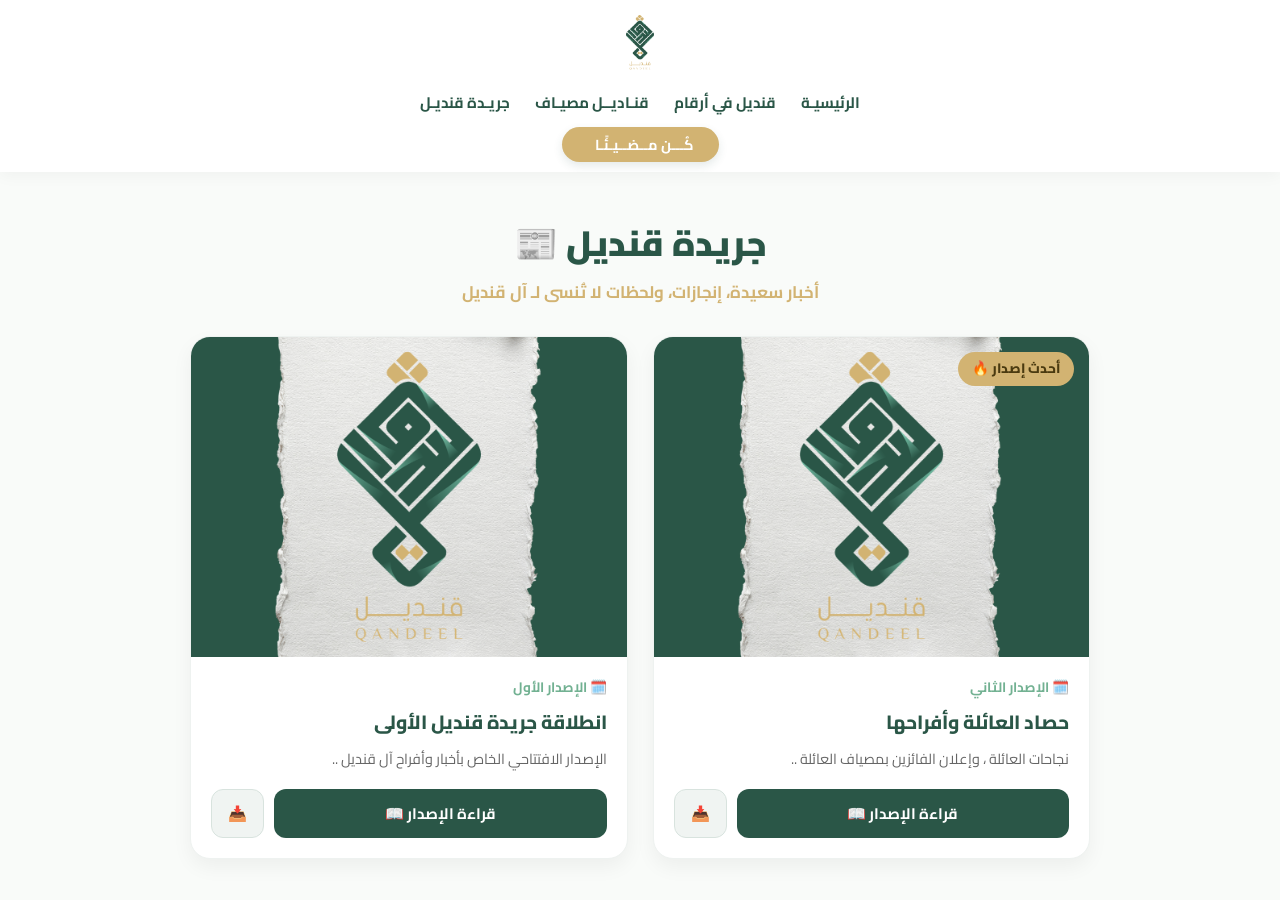
<file: newp.html>
<!DOCTYPE html>
<html lang="ar" dir="rtl">
<head>
    <meta charset="UTF-8">
    <meta name="viewport" content="width=device-width, initial-scale=1.0">
    <link rel="stylesheet" href="styleq.css">


    <title>جريدة قنديل</title>

    <!-- 1. أكواد الـ CSS (الستايل) -->
    <style>


        /* =======================================================
           تنسيقات قسم جريدة قنديل والنافذة الانبثاقية
           ======================================================= */
            @import url('https://fonts.googleapis.com/css2?family=Cairo:wght@400;600;700;800;900&display=swap');


        body {
    /* 2. تطبيق الخط على كامل الصفحة */
    font-family: 'Cairo', sans-serif !important;
    background-color: #f9fbf9;
    margin: 0;
    padding: 20px;
    direction: rtl;
}

        .qandil-newspaper-section {
            padding: 20px 10px;
        }

        .newspaper-header {
            text-align: center;
            margin-bottom: 30px;
        }

        .newspaper-title {
            font-size: 2.2rem;
            font-weight: 900;
            color: #2A5647;
            margin-bottom: 8px;
        }

        .newspaper-subtitle {
    font-size: 1.05rem;
    font-weight: 700;
    color: #D2B372; /* اللون الذهبي */
    margin-top: 5px;
}

        /* شبكة عرض البطاقات */
        .newspaper-grid {
            display: grid;
            grid-template-columns: repeat(auto-fit, minmax(280px, 1fr));
            gap: 25px;
            max-width: 900px;
            margin: 0 auto;
        }

        .newspaper-card {
            background: #ffffff;
            border-radius: 20px;
            overflow: hidden;
            box-shadow: 0 8px 20px rgba(0,0,0,0.05);
            border: 1px solid #eef2f0;
            transition: transform 0.3s ease, box-shadow 0.3s ease;
            position: relative;
            display: flex;
            flex-direction: column;
        }

        .newspaper-card:hover {
            transform: translateY(-8px);
            box-shadow: 0 15px 30px rgba(42, 86, 71, 0.12);
        }

        .issue-badge {
            position: absolute;
            top: 15px;
            right: 15px;
            background: #D2B372;
            color: #4A3A10;
            font-weight: 800;
            font-size: 0.85rem;
            padding: 6px 14px;
            border-radius: 20px;
            z-index: 2;
        }

        .newspaper-cover {
            position: relative;
            height: 320px;
            background: #f4f6f5;
            overflow: hidden;
        }

        .newspaper-cover img {
            width: 100%;
            height: 100%;
            object-fit: cover;
            transition: transform 0.4s ease;
        }

        .newspaper-card:hover .newspaper-cover img {
            transform: scale(1.05);
        }

        .cover-overlay {
            position: absolute;
            top: 0; left: 0; right: 0; bottom: 0;
            background: rgba(42, 86, 71, 0.75);
            display: flex;
            align-items: center;
            justify-content: center;
            opacity: 0;
            transition: opacity 0.3s ease;
        }

        .newspaper-card:hover .cover-overlay {
            opacity: 1;
        }

        .view-btn {
            background: #D2B372;
            color: #2A5647;
            border: none;
            padding: 12px 24px;
            border-radius: 25px;
            font-weight: 800;
            cursor: pointer;
            font-size: 1rem;
            box-shadow: 0 4px 12px rgba(0,0,0,0.15);
        }

        .newspaper-info {
            padding: 20px;
            display: flex;
            flex-direction: column;
            flex-grow: 1;
        }

        .issue-date {
            font-size: 0.85rem;
            color: #72B192;
            font-weight: 700;
            margin-bottom: 8px;
        }

        .issue-title {
            font-size: 1.2rem;
            font-weight: 800;
            color: #2A5647;
            margin-bottom: 10px;
        }

        .issue-snippet {
            font-size: 0.9rem;
            color: #666;
            line-height: 1.5;
            margin-bottom: 20px;
            flex-grow: 1;
        }

        .newspaper-actions {
            display: flex;
            gap: 10px;
        }

        .action-link {
            border: none;
            cursor: pointer;
            text-decoration: none;
            text-align: center;
            border-radius: 12px;
            font-weight: 700;
            padding: 10px 16px;
            font-size: 0.95rem;
            transition: background 0.2s;
        }

        .action-link.main {
            background: #2A5647;
            color: #ffffff;
            flex-grow: 1;
        }

        .action-link.main:hover {
            background: #1D3D32;
        }

        .action-link.icon-only {
            background: #f0f4f2;
            color: #2A5647;
            border: 1px solid #d8e3de;
            display: flex;
            align-items: center;
            justify-content: center;
        }

        /* تنسيق النافذة الانبثاقية (Modal) */
        .flipbook-modal {
            display: none;
            position: fixed;
            top: 0; left: 0; width: 100%; height: 100%;
            background-color: rgba(0, 0, 0, 0.75);
            backdrop-filter: blur(5px);
            z-index: 99999;
            align-items: center;
            justify-content: center;
            padding: 20px;
        }

        .flipbook-modal.active {
            display: flex;
        }

        .modal-content {
            background: #ffffff;
            width: 90%;
            max-width: 1000px;
            height: 85vh;
            border-radius: 20px;
            overflow: hidden;
            display: flex;
            flex-direction: column;
            box-shadow: 0 20px 50px rgba(0,0,0,0.3);
            animation: modalFadeIn 0.3s ease;
        }

        @keyframes modalFadeIn {
            from { opacity: 0; transform: scale(0.95); }
            to { opacity: 1; transform: scale(1); }
        }

        .modal-header {
            background: #2A5647;
            color: #ffffff;
            padding: 15px 25px;
            display: flex;
            justify-content: space-between;
            align-items: center;
        }

        .modal-header h3 {
            margin: 0;
            font-size: 1.2rem;
            font-weight: 800;
        }

        .close-modal {
            background: none;
            border: none;
            color: #ffffff;
            font-size: 2rem;
            cursor: pointer;
            line-height: 1;
        }

        .modal-body {
            flex-grow: 1;
            width: 100%;
            height: 100%;
            background: #f0f0f0;
        }

        .modal-body iframe {
            width: 100%;
            height: 100%;
        }
    </style>
</head>
<body>
<header>
    <div class="container navbar">
        <!-- الشعار في الأعلى ليكون بالوسط تماماً -->
        <div class="nav-logo-row">
            <a href="index.html#hero">
                <img src="شفاف%20%20قنديل.png" alt="شعار مصياف قنديل" class="nav-logo">
            </a>
        </div>

        <!-- روابط التنقل تحت الشعار مباشرة -->
        <div class="nav-links-row">
            <nav>
                <ul class="nav-links">
                    <li><a href="index.html" title="الرئيسية"> الرئيسيـة </a></li>
                    <li><a href="index.html#stats">قنديل في أرقام</a></li>
                    <li><a href="all.html">قنـاديــل مصيـاف</a></li>
                    <li><a href="newp.html">جريـدة قنديـل</a></li>
                </ul>
            </nav>
        </div>

        <!-- 3. زر كن مضيئاً بحجم صغير وملموم في الأسفل -->
        <div class="nav-bottom-row">
            <a href="IBAN.html" target="_blank" class="nav-support-btn">
                كُـــن مــضــيـئًـا <i class="fa-solid fa-hand-holding-heart"></i>
            </a>
        </div>

    </div>
</header>
    <!-- 2. أجزاء الـ HTML -->
    <section class="qandil-newspaper-section">
        <div class="newspaper-header">
            <h2 class="newspaper-title">جريدة قنديل 📰</h2>
            <p class="newspaper-subtitle">أخبار سعيدة، إنجازات، ولحظات لا تُنسى لـ آل قنديل</p>
        </div>

        <div class="newspaper-grid">

            <!-- الإصدار الثاني -->
            <div class="newspaper-card">
                <div class="issue-badge">أحدث إصدار 🔥</div>
                <div class="newspaper-cover">
                    <img src="غلاف.png" alt="غلاف الإصدار الثاني">
                    <div class="cover-overlay">
                        <button class="view-btn" onclick="openFlipbook('issue-2.pdf', 'الإصدار الثاني')">
                            تصفح الجريدة 📖
                        </button>
                    </div>
                </div>
                <div class="newspaper-info">
                    <span class="issue-date">🗓️ الإصدار الثاني</span>
                    <h3 class="issue-title">حصاد العائلة وأفراحها</h3>
<p class="issue-snippet">      نجاحات العائلة ، وإعلان الفائزين بمصياف العائلة ..</p>
                    <div class="newspaper-actions">
                        <button class="action-link main" onclick="openFlipbook('issue-2.pdf', 'الإصدار الثاني')">
                            قراءة الإصدار 📖
                        </button>
                        <a href="issue-2.pdf" download class="action-link icon-only" title="تحميل PDF">📥</a>
                    </div>
                </div>
            </div>

            <!-- الإصدار الأول -->
            <div class="newspaper-card">
                <div class="newspaper-cover">
                    <img src="غلاف.png" alt="غلاف الإصدار الأول">
                    <div class="cover-overlay">
                        <button class="view-btn" onclick="openFlipbook('issue-1.pdf', 'الإصدار الأول')">
                            تصفح الجريدة 📖
                        </button>
                    </div>
                </div>
                <div class="newspaper-info">
                    <span class="issue-date">🗓️ الإصدار الأول</span>
                    <h3 class="issue-title">انطلاقة جريدة قنديل الأولى</h3>
                    <p class="issue-snippet">الإصدار الافتتاحي الخاص بأخبار وأفراح آل قنديل ..</p>
                    <div class="newspaper-actions">
                        <button class="action-link main" onclick="openFlipbook('issue-1.pdf', 'الإصدار الأول')">
                            قراءة الإصدار 📖
                        </button>
                        <a href="new1.pdf" download class="action-link icon-only" title="تحميل PDF">📥</a>
                    </div>
                </div>
            </div>

        </div>
    </section>

    <!-- النافذة الانبثاقية -->
    <!-- النافذة الانبثاقية -->
<div id="flipbookModal" class="flipbook-modal">
    <div class="modal-content">
        <div class="modal-header">
            <h3 id="modalTitle">تصفح الجريدة</h3>
            <button class="close-modal" onclick="closeFlipbook()">&times;</button>
        </div>
        <div class="modal-body">
            <!-- سيتم تحميل الـ PDF هنا تلقائياً -->
        </div>
    </div>
</div>

    <!-- 3. أكواد الجافاسكريبت JS -->
    <script>
function openFlipbook(pdfUrl, title) {
    const modal = document.getElementById('flipbookModal');
    const modalBody = document.querySelector('.modal-body');
    const modalTitle = document.getElementById('modalTitle');

    modalTitle.textContent = "جريدة قنديل - " + title;

    // إصلاح المسار تلقائياً لمنع إلحاقه بملف الـ script.js
    const cleanUrl = pdfUrl.startsWith('/') ? pdfUrl : '/' + pdfUrl;

    modalBody.innerHTML = `<embed src="${cleanUrl}#toolbar=0&navpanes=0" type="application/pdf" width="100%" height="100%" />`;

    modal.classList.add('active');
    document.body.style.overflow = 'hidden';
}

function closeFlipbook() {
    const modal = document.getElementById('flipbookModal');
    const modalBody = document.querySelector('.modal-body');

    modal.classList.remove('active');
    modalBody.innerHTML = ''; // تفريغ الحاوية عند الإغلاق
    document.body.style.overflow = 'auto';
}

window.onclick = function(event) {
    const modal = document.getElementById('flipbookModal');
    if (event.target === modal) {
        closeFlipbook();
    }
}
    </script>
</body>
</html>
</file>
<file: styleq.css>
/* =======================================================
   1. إعدادات المتغيرات والألوان بناءً على هوية قنديل
   ======================================================= */
:root {
    --primary-color: #2A5647;   /* الأخضر الداكن المعتمد للهوية */
    --accent-color: #D2B372;    /* الذهبي المعتمد (شعلة النور) */
    --light-bg: #f4f7f5;        /* خلفية مريحة */
    --white: #ffffff;
    --text-color: #333333;
    --transition: all 0.4s ease;
}

* {
    margin: 0;
    padding: 0;
    box-sizing: border-box;
    font-family: 'Cairo', sans-serif;
}

html {
    scroll-behavior: smooth;
}

body {
    background-color: var(--light-bg);
    color: var(--text-color);
    line-height: 1.6;
    overflow-x: hidden; /* يمنع أي ظهور لشريط التمرير العرضي المزعج في الآيفون */
    padding-top: 195px !important; /* مسافة تعويضية علوية لضمان عدم اختفاء بداية الـ Hero تحت الهيدر المطور المكون من 3 أسطر */
}
/* ==========================================
   قسم آراء ورسائل أمهات قنديل
   ========================================== */
.reviews-section {
    padding: 60px 0;
    background-color: #fcfbf7; /* خلفية ناعمة وفاخرة */
}

.reviews-section .section-title {
    text-align: center;
    margin-bottom: 35px;
}

.reviews-section .section-title h2 {
    color: #2D4A3E; /* اللون الزيتي الرئيسي */
    font-size: 1.8rem;
    font-weight: 700;
    margin-bottom: 8px;
}

.reviews-section .section-title h2 i {
    color: #c5a059; /* اللون الذهبي للأيقونة */
    margin-left: 6px;
}

.reviews-section .section-title p {
    color: #666;
    font-size: 0.95rem;
}

/* بطاقة نموذج كتابة التعليق */
.review-form-card {
    background: #ffffff;
    border: 1px solid #e8e2d5;
    border-radius: 16px;
    padding: 25px;
    max-width: 650px;
    margin: 0 auto 40px auto;
    box-shadow: 0 4px 15px rgba(0, 0, 0, 0.03);
}

.form-group-row {
    display: flex;
    gap: 12px;
    margin-bottom: 12px;
}

.form-group-row input,
.review-form-card textarea {
    width: 100%;
    padding: 12px 16px;
    border: 1.5px solid #e0d8c8;
    border-radius: 10px;
    font-family: 'Cairo', sans-serif;
    font-size: 0.9rem;
    background-color: #faf8f5;
    color: #333;
    transition: all 0.3s ease;
    outline: none;
}

.form-group-row input:focus,
.review-form-card textarea:focus {
    border-color: #c5a059;
    background-color: #fff;
    box-shadow: 0 0 0 3px rgba(197, 160, 89, 0.15);
}

.review-form-card textarea {
    resize: vertical;
    min-height: 90px;
    margin-bottom: 15px;
}

.submit-review-btn {
    background-color: #2D4A3E;
    color: #ffffff;
    border: none;
    padding: 11px 24px;
    border-radius: 25px;
    font-family: 'Cairo', sans-serif;
    font-size: 0.95rem;
    font-weight: 600;
    cursor: pointer;
    display: flex;
    align-items: center;
    justify-content: center;
    gap: 8px;
    margin: 0 auto;
    transition: all 0.3s ease;
}

.submit-review-btn:hover {
    background-color: #c5a059;
    transform: translateY(-2px);
    box-shadow: 0 4px 12px rgba(197, 160, 89, 0.25);
}

/* شبكة عرض كروت الرسائل */
.reviews-grid {
    display: grid;
    grid-template-columns: repeat(auto-fill, minmax(280px, 1fr));
    gap: 20px;
    margin-top: 20px;
}

/* بطاقة التعليق المعروضة */
.review-card {
    background: #ffffff;
    border-radius: 14px;
    padding: 20px;
    border: 1px solid #eee7da;
    border-top: 4px solid #c5a059; /* خط ذهبي أعلى البطاقة */
    box-shadow: 0 4px 10px rgba(0, 0, 0, 0.02);
    display: flex;
    flex-direction: column;
    gap: 12px;
    animation: fadeIn 0.4s ease;
}

.review-header {
    display: flex;
    align-items: center;
    gap: 12px;
}

.review-avatar {
    width: 42px;
    height: 42px;
    background-color: #f4efe4;
    color: #c5a059;
    border-radius: 50%;
    display: flex;
    align-items: center;
    justify-content: center;
    font-size: 1.1rem;
}

.review-info h4 {
    margin: 0;
    color: #2D4A3E;
    font-size: 0.95rem;
    font-weight: 700;
}

.review-info span {
    font-size: 0.8rem;
    color: #888;
}

.review-text {
    color: #444;
    font-size: 0.9rem;
    line-height: 1.6;
    margin: 0;
    font-style: italic;
}

/* حركة ظهور بسيطة للتعليق الجديد */
@keyframes fadeIn {
    from {
        opacity: 0;
        transform: translateY(10px);
    }
    to {
        opacity: 1;
        transform: translateY(0);
    }
}

/* تجاوب مع الشاشات الصغيرة (الجوال) */
@media (max-width: 600px) {
    .form-group-row {
        flex-direction: column;
    }
    .review-form-card {
        padding: 18px;
    }
}

.container {
    width: 90%;
    max-width: 1300px;
    margin: 0 auto;
}

/* =======================================================
   2. الهيدر وشريط التنقل العلوي الثابت والمطور (Navbar)
   ======================================================= */
header {
    background-color: var(--white);
    box-shadow: 0 4px 15px rgba(0, 0, 0, 0.04);
    position: fixed;
    top: 0;
    left: 0;
    width: 100%;
    z-index: 1000;
    padding: 15px 0 10px 0;
}

/* حاوية الهيدر ترتب الأسطر الثلاثة عمودياً وتحاذيها في الوسط */
.navbar {
    display: flex;
    flex-direction: column;
    align-items: center; /* توسيط كل شيء */
    gap: 12px;
    width: 100%;
}

/* السطر الأول: الشعار في المنتصف */
.nav-logo-row {
    display: flex;
    justify-content: center;
    width: 100%;
}

.nav-logo {
    height: 55px; /* حجم مناسب للشعار */
    width: auto;
    object-fit: contain;
}

/* السطر الثاني: الروابط مجمعة في الوسط تحت الشعار */
.nav-links-row {
    display: flex;
    justify-content: center;
    width: 100%;
}

.nav-links {
    display: flex;
    align-items: center;
    justify-content: center;
    gap: 25px;
    list-style: none;
    margin: 0;
    padding: 0;
}

.nav-links li a {
    text-decoration: none;
    color: var(--primary-color);
    font-weight: 700;
    font-size: 0.95rem;
    transition: var(--transition);
}

.nav-links li a:hover {
    color: var(--accent-color);
}

/* أيقونة المنزل */
.home-icon {
    font-size: 1.3rem;
    color: var(--primary-color);
    transition: var(--transition);
    vertical-align: middle;
}

.home-icon:hover {
    color: var(--accent-color);
    transform: scale(1.15);
}

/* السطر الثالث: زر الدعم المصغر */
.nav-bottom-row {
    display: flex;
    justify-content: center;
    width: 100%;
}

/* تصميم الزر المصغر والمحكوم بأبعاد ثابتة */
.nav-support-btn {
    background-color: var(--accent-color);
    color: var(--white) !important;
    padding: 6px 25px; /* تقليل الحشو ليكون أصغر وأرشق */
    max-width: 180px; /* تحديد عرض أقصى لكي لا يمتد ويصبح ضخماً */
    width: auto; /* يلغي الامتداد التلقائي */
    border-radius: 50px;
    text-decoration: none;
    font-weight: 700;
    font-size: 0.9rem; /* خط أصغر وأرتب */
    box-shadow: 0 4px 10px rgba(42, 86, 71, 0.12);
    transition: var(--transition);
    display: inline-flex;
    align-items: center;
    justify-content: center;
    gap: 8px;
}

.nav-support-btn:hover {
    background-color: var(--primary-color);
    transform: translateY(-2px);
    box-shadow: 0 6px 15px rgba(42, 86, 71, 0.2);
}
/* =======================================================
   3. قسم الترحيب (Hero Section) - مقاس متوازن وملموم
   ======================================================= */
.hero-section {
    background: var(--white);
    padding: 30px 0; /* مسافة متناسقة وملمومة */
    width: 100%;
}

.hero-container {
    max-width: 1050px;
    margin: 0 auto;
    display: flex;
    flex-direction: row;
    align-items: center;
    justify-content: space-between;
    gap: 30px;
}

/* الجهة اليمنى: النصوص */
.hero-text-side {
    flex: 1.2;
    text-align: right;
}

.welcome-title {
    font-size: 1.6rem; /* عنوان بحجم معتدل وواضح */
    font-weight: 800;
    color: var(--primary-color);
    margin-bottom: 12px;
    line-height: 1.35;
}

.welcome-title .brand-name {
    color: var(--accent-color);
}

.hero-intro-content {
    display: flex;
    flex-direction: column;
    align-items: flex-start;
    gap: 10px;
    width: 100%;
}

.hero-main-text {
    font-size: 1.15rem; /* خط مقروء ومتناسق للسطر الأول */
    font-weight: 700;
    color: var(--primary-color);
    margin: 0;
    line-height: 1.45;
    text-align: right;
}

.hero-sub-text {
    font-size: 0.98rem; /* خط متناسب للسطر الثاني */
    font-weight: 600;
    color: var(--accent-color);
    margin: 0;
    line-height: 1.55;
    text-align: right;
}

/* الجهة اليسرى: الصورة/المعرض */
.hero-image-side {
    flex: 0.85;
    display: flex;
    justify-content: center;
    align-items: center;
    background: transparent;
}

.hero-img {
    width: 100%;
    max-width: 260px; /* مقاس ملموم للصورة بدون تضخيم */
    height: auto;
    object-fit: contain;
    background: none;
    box-shadow: none;
    border-radius: 0;
}

/* التجاوب مع الجوال */
@media (max-width: 768px) {
    .hero-container {
        flex-direction: column-reverse;
        text-align: center;
        gap: 20px;
    }

    .hero-text-side {
        text-align: center;
        width: 100%;
    }

    .hero-intro-content {
        align-items: center;
    }

    .welcome-title,
    .hero-main-text,
    .hero-sub-text {
        text-align: center;
    }

    .welcome-title { font-size: 1.35rem; }
    .hero-main-text { font-size: 1.05rem; }
    .hero-sub-text { font-size: 0.9rem; }

    .hero-img {
        max-width: 200px;
    }
}
/* =======================================================
   4. لوحة التحكم الإحصائية (Dashboard Section)
   ======================================================= */
.dashboard-section {
    padding: 40px 0;
}

.dashboard-grid {
    display: grid;
    grid-template-columns: 380px 1fr; /* 380px للحصالة يميناً والباقي للأبطال يساراً */
    gap: 25px;
    align-items: start;
}

/* في الشاشات الصغرى والجوال ينزلان تحت بعض */
@media (max-width: 992px) {
    .dashboard-grid {
        grid-template-columns: 1fr;
    }
}

/* لضبط شبكة الأبطال داخل العمود الأيسر */
.champions-section .categories-wrapper {
    display: grid;
    grid-template-columns: repeat(2, 1fr); /* تتوزع الفئات عمودين x عمودين للوضوح */
    gap: 15px;
}

@media (max-width: 600px) {
    .champions-section .categories-wrapper {
        grid-template-columns: 1fr;
    }
}
.section-title-box h2 {
    color: var(--primary-color);
    font-size: 1.8rem;
    margin-bottom: 5px;
    font-weight: 700;
}

.section-title-box p {
    color: #666;
    font-size: 0.95rem;
    margin-bottom: 20px;
}

/* بوكس الحصالة */
.right-column-box {
    background-color: var(--white);
    padding: 30px 20px;
    border-radius: 20px;
    box-shadow: 0 8px 25px rgba(0,0,0,0.04);
    border-top: 5px solid var(--accent-color);
    text-align: center;
}

.money-box-img-container {
    margin: 20px 0;
}

.money-box-large-img {
    max-width: 43%;
    height: auto;
    animation: pulse 2.5s infinite alternate;
}

@keyframes pulse {
    0% { transform: scale(1); }
    100% { transform: scale(1.04); }
}

/* =======================================================
   5. بوكس العداد ودليل ألوان العوائل الجديد
   ======================================================= */
.progress-container-box {
    background-color: var(--light-bg);
    padding: 20px;
    border-radius: 15px;
    margin-top: 15px;
    text-align: right;
}

.progress-info {
    display: flex;
    justify-content: space-between;
    font-size: 1rem;
    font-weight: 700;
    margin-bottom: 12px;
    direction: rtl;
}

.progress-bar-bg {
    background-color: #e0e0e0;
    height: 18px;
    border-radius: 10px;
    overflow: hidden;
    margin-bottom: 20px;
}

.progress-bar-fill {
    background: linear-gradient(90deg, var(--accent-color), var(--primary-color));
    height: 100%;
    transition: width 1.5s ease-in-out;
}

/* دليل ألوان العوائل الرأسي المنظم للآيفون */
.families-legend {
    display: flex;
    flex-direction: column;
    gap: 10px;
    margin: 15px 0;
    padding-top: 10px;
    border-top: 1px solid rgba(0, 0, 0, 0.05);
}

.legend-item {
    display: flex;
    align-items: center;
    gap: 10px;
    direction: rtl;
}

.color-box {
    width: 16px;
    height: 16px;
    border-radius: 4px;
    display: inline-block;
    flex-shrink: 0;
}

.family-name {
    font-size: 0.9rem;
    font-weight: 700;
    color: var(--text-color);
}

.motivation-text {
    font-size: 0.85rem;
    color: var(--primary-color);
    font-weight: 700;
    margin-top: 15px;
    text-align: center;
}

/* =======================================================
   6. لوحة شرف النجوم والأرقام
   ======================================================= */
.left-column-stars {
    background-color: var(--white);
    padding: 30px;
    border-radius: 20px;
    box-shadow: 0 8px 25px rgba(0,0,0,0.04);
    border-top: 5px solid var(--primary-color);
}

.stars-categories-grid {
    display: grid;
    grid-template-columns: 1fr 1fr;
    gap: 20px;
}

.winner-card {
    background: var(--light-bg);
    border-radius: 15px;
    padding: 20px;
    position: relative;
    display: flex;
    flex-direction: column;
    align-items: center;
    text-align: center;
    transition: var(--transition);
    border: 1px solid #e3eae5;
}

.winner-card:hover {
    transform: translateY(-5px);
    box-shadow: 0 10px 20px rgba(42, 86, 71, 0.08);
}

.category-tag {
    position: absolute;
    top: 12px;
    right: 12px;
    background-color: var(--primary-color);
    color: var(--white);
    padding: 3px 12px;
    border-radius: 12px;
    font-size: 0.8rem;
    font-weight: 700;
}

.winner-avatar-box {
    width: 90px;
    height: 90px;
    border-radius: 50%;
    border: 3px solid var(--accent-color);
    overflow: hidden;
    margin: 15px 0 10px 0;
    background-color: #ddd;
}

.winner-img {
    width: 100%;
    height: 100%;
    object-fit: cover;
}

.winner-details h3 {
    color: var(--primary-color);
    font-size: 1.2rem;
    font-weight: 700;
    margin-bottom: 5px;
}

/* --- تنسيق النص التشجيعي أسفل لوحة النجوم --- */
.stars-motivation-box {
    margin-top: 25px;
    padding: 15px;
    background-color: var(--light-bg);
    border-radius: 12px;
    text-align: center;
    border: 1px dashed var(--accent-color);
}

.stars-motivation-box p {
    color: var(--primary-color);
    font-size: 1rem;
    font-weight: 700;
    margin: 0;
    display: inline-flex;
    align-items: center;
    justify-content: center;
    gap: 8px;
}

.achievement-text {
    font-size: 0.9rem;
    color: #555;
    font-weight: 600;
}

.section-title {
    text-align: center;
    margin: 50px 0 30px 0;
}

.section-title h2 {
    color: var(--primary-color);
    font-size: 2.2rem;
    font-weight: 700;
}

.stats-grid {
    display: grid;
    grid-template-columns: repeat(auto-fit, minmax(260px, 1fr));
    gap: 25px;
    margin-bottom: 40px;
}

.stat-item {
    background-color: var(--white);
    padding: 35px 20px;
    border-radius: 15px;
    text-align: center;
    box-shadow: 0 5px 20px rgba(0,0,0,0.03);
    border-bottom: 4px solid var(--accent-color);
}

.stat-icon {
    font-size: 2.8rem;
    color: var(--primary-color);
    margin-bottom: 10px;
}

.counter {
    font-size: 2.4rem;
    color: var(--primary-color);
    font-weight: 700;
}

.stat-item p {
    font-weight: 700;
    color: #666;
}

/* =======================================================
   7. قسم من نحن والفوتر الرسمي المطور
   ======================================================= */
.about-section {
    background-color: var(--primary-color);
    color: var(--white);
    padding: 60px 0;
    border-radius: 20px 20px 0 0;
}

.about-grid {
    display: grid;
    grid-template-columns: 55% 40%;
    gap: 5%;
    align-items: center;
}

.about-text h2 {
    color: var(--accent-color);
    font-size: 2rem;
    margin-bottom: 20px;
    font-weight: 700;
    text-align: right;
}

.about-text p {
    font-size: 1rem;
    font-weight: 600;
    text-align: right;
    line-height: 1.8;
    opacity: 0.95;
}

.about-gallery-single {
    width: 80%;
    text-align: center;
}

.combined-gallery-img {
    width: 100%;
    height: auto;
    display: block;
    object-fit: contain;
}

/* =======================================================
   10. تنسيقات صفحة الاقتراحات المستقلة (صندوق الاقتراحات)
   ======================================================= */
.suggestions-section {
    padding: 60px 0 100px 0;
    background-color: var(--light-bg);
}

.sug-page-container {
    max-width: 600px; /* الحجم المحكوم والأنيق للصندوق كما طلبتِ */
    margin: 0 auto;
    padding: 0 15px;
}

.sug-page-box {
    background-color: var(--white);
    padding: 40px 30px;
    border-radius: 20px;
    box-shadow: 0 10px 30px rgba(42, 86, 71, 0.05); /* ظل ناعم بلمحة أخاذة من لون الهوية */
    border-top: 6px solid var(--accent-color); /* الخط الذهبي الفخم في الأعلى تماماً */
    transition: var(--transition);
}

.sug-page-form {
    margin-top: 35px;
    display: flex;
    flex-direction: column;
    gap: 25px; /* مسافات متناسقة بين الحقول */
}

.sug-page-group {
    display: flex;
    flex-direction: column;
    gap: 8px;
    text-align: right;
}

.sug-page-group label {
    display: block;
    color: var(--primary-color);
    font-weight: 700;
    font-size: 0.95rem;
}

.sug-page-group label i {
    color: var(--accent-color); /* الأيقونات بلون النور الذهبي المعتمد */
    margin-left: 5px;
}

.sug-page-group input[type="text"],
.sug-page-group select,
.sug-page-group textarea {
    width: 100%;
    padding: 14px 16px;
    border: 1.5px solid #e3eae5; /* لون حدود متناغم مع الخلفية الفاتحة والأخضر */
    background-color: #fcfdfe;
    border-radius: 12px;
    font-size: 0.95rem;
    font-weight: 600;
    font-family: 'Cairo', sans-serif;
    color: var(--text-color);
    direction: rtl;
    outline: none;
    transition: var(--transition);
}

.sug-page-group input[type="text"]::placeholder,
.sug-page-group textarea::placeholder {
    color: #aaaaaa;
}

/* تأثير التركيز عند الكتابة داخل الحقول */
.sug-page-group input[type="text"]:focus,
.sug-page-group select:focus,
.sug-page-group textarea:focus {
    border-color: var(--primary-color);
    background-color: var(--white);
    box-shadow: 0 0 0 4px rgba(42, 86, 71, 0.06); /* توهج خفيف بلون الهوية الأخضر */
}

.sug-page-group textarea {
    min-height: 140px;
    resize: vertical; /* التوسيع عمودياً فقط للمستخدم */
}

/* تنسيق زر الإرسال المتناسق مع أزرار الموقع */
.sug-page-submit-btn {
    width: 100%;
    background-color: var(--primary-color);
    color: var(--white);
    padding: 15px 30px;
    border: none;
    border-radius: 50px; /* زر دائري ورشيق متناسق مع أزرار الموقع */
    font-size: 1.05rem;
    font-weight: 700;
    font-family: 'Cairo', sans-serif;
    cursor: pointer;
    box-shadow: 0 4px 15px rgba(42, 86, 71, 0.15);
    display: flex;
    align-items: center;
    justify-content: center;
    gap: 8px;
    transition: var(--transition);
}

.sug-page-submit-btn:hover {
    background-color: var(--accent-color); /* يقلب ذهبي عند التحويم فخامة تامة */
    transform: translateY(-2px);
    box-shadow: 0 6px 20px rgba(210, 179, 114, 0.25);
    color: var(--white);
}

.sug-page-submit-btn:active {
    transform: translateY(0);
}

/* =======================================================
   11. التجاوب الكامل والشاشات الصغيرة لجوالات الآيفون
   ======================================================= */
@media (max-width: 480px) {
    .suggestions-section {
        padding: 30px 0 60px 0;
    }

    .sug-page-box {
        padding: 30px 20px;
        border-radius: 15px;
    }

    .sug-page-group label {
        font-size: 0.9rem;
    }

    .sug-page-group input[type="text"],
    .sug-page-group select,
    .sug-page-group textarea {
        padding: 12px 14px;
        font-size: 0.9rem;
    }

    .sug-page-submit-btn {
        padding: 13px 25px;
        font-size: 0.95rem;
    }
}

footer {
    background-color: #1b3a30;
    color: var(--white);
    padding: 25px 0;
    font-weight: 600;
    font-size: 0.9rem;
    border-top: 3px solid var(--accent-color);
}

.footer-container {
    display: flex;
    flex-direction: column;
    align-items: center;
    gap: 15px;
    text-align: center;
}

.footer-socials {
    display: flex;
    align-items: center;
    justify-content: center;
    gap: 20px;
}

.footer-icon-link {
    color: var(--white);
    text-decoration: none;
    font-size: 1.4rem;
    display: inline-flex;
    align-items: center;
    gap: 8px;
    transition: var(--transition);
}

.footer-icon-link.join-icon {
    font-size: 0.9rem;
    background-color: rgba(255, 255, 255, 0.1);
    padding: 6px 15px;
    border-radius: 20px;
    border: 1px solid rgba(212, 179, 114, 0.4);
}

.footer-icon-link:hover {
    color: var(--accent-color);
    transform: translateY(-2px);
}

.footer-icon-link.join-icon:hover {
    background-color: var(--accent-color);
    color: var(--primary-color);
}

.footer-rights p {
    opacity: 0.7;
    font-size: 0.85rem;
}

/* =======================================================
   8. شاشات العرض التفاعلية المتوسطة (Tablets)
   ======================================================= */
@media (max-width: 992px) {
    .dashboard-grid { grid-template-columns: 1fr; gap: 30px; }
    .stars-categories-grid { grid-template-columns: 1fr; }
    .about-grid { grid-template-columns: 1fr; gap: 30px; }
    .about-gallery-single { width: 100%; }
}

/* =======================================================
   9. شاشات الجوال المخصصة والآيفون والتجاوب الذكي للـ Hero
   ======================================================= */
@media (max-width: 440px) {
    .hero-section {
        padding-top: 10px !important; /* مسافة أمان مضافة بالتزامن مع البادنج الإجمالي للـ body */
        padding-bottom: 25px;
    }

    .hero-container {
        gap: 20px;
        padding: 0 15px;
    }

    .welcome-title { font-size: 1.6rem; }
    .hero-intro-content { gap: 15px; }
    .hero-main-text { font-size: 1.25rem; }
    .hero-sub-text { font-size: 1.05rem; }
    .hero-vision-text { font-size: 0.9rem; line-height: 1.7; }
}

.stat-icon .quran-custom-icon {
    width: 55px;         /* ارفعي القيمة هنا حتى يتناسق حجمها بالنظر مع الباقيين */
    height: 60px;        /* تثبيت الارتفاع ليتطابق مع الـ font-size الخاص بالأيقونات */
    object-fit: contain; /* يحافظ على أبعاد المصحف بدون تمطيط */
    display: inline-block;
    vertical-align: middle;
}

@media (max-width: 440px) {
    body {
        padding-top: 105px !important; /* مسافة تعويضية مطورة ومحكمة للآيفون لحماية الهيدر الممتد */
    }

    /* ضمان ثبات الهيدر العمودي في الجوال */
    .navbar {
        display: flex !important;
        flex-direction: column !important;
        justify-content: center !important;
        align-items: center !important;
        width: 100% !important;
        gap: 12px !important;
        padding: 0 !important;
    }

    .nav-logo {
        height: 48px !important; /* تصغير طفيف وموحد للشعار في الجوال */
        margin-bottom: 2px !important;
    }

    nav {
        width: 100% !important;
        display: flex !important;
        justify-content: center !important;
    }

    nav ul {
        display: flex !important;
        flex-direction: row !important;
        align-items: center !important;
        justify-content: center !important;
        gap: 15px !important; /* مسافة مريحة للروابط */
        width: 100% !important;
    }

    nav ul li {
        margin: 0 !important;
        padding: 0 !important;
    }

    nav ul li a {
        font-size: 0.88rem !important;
        white-space: nowrap !important;
    }

    .nav-support-btn {
        max-width: 160px !important; /* أبعاد محكومة للزر على الآيفون */
        padding: 5px 20px !important;
        font-size: 0.88rem !important;
        width: 100% !important;
        justify-content: center;
    }

    /* ضبط أبعاد كتل العناصر المتنوعة للجوال */
    .section-title-box h2 { font-size: 1.3rem; text-align: center; }
    .section-title-box p { font-size: 0.85rem; text-align: center; }
    .money-box-large-img { max-width: 55%; }
    .right-column-box, .left-column-stars { padding: 20px 12px; }
    .about-text h2 { font-size: 1.4rem; text-align: center; }
    .about-text p { font-size: 0.88rem; text-align: justify; }

    .stars-motivation-box {
        margin-top: 18px;
        padding: 12px 10px;
    }
    .stars-motivation-box p {
        font-size: 0.82rem;
    }

    .footer-socials {
        flex-direction: row;
        flex-wrap: wrap;
        justify-content: center;
        gap: 12px;
    }
    .footer-icon-link.join-icon .icon-text {
        font-size: 0.78rem;
    }
}

/* تنسيق عبارة الاحتفال بالوسط وبألوان الهوية */
.milestone-text-only {
    text-align: center !important; /* توسيط كامل للنص */
    margin: 18px auto 12px !important;
    padding: 0 10px !important;
    width: 100% !important;
}

/* السطر الأول: ذهبي وأكبر قليلاً */
.milestone-title {
    color: var(--accent-color) !important; /* اللون الذهبي الفخم الخاص بهوية قنديل */
    font-size: 1.15rem !important;          /* حجم أكبر بارز للعين */
    font-weight: 800 !important;
    margin-bottom: 6px !important;
    line-height: 1.4 !important;
}

/* السطر الثاني: أخضر غامق ناعم */
.milestone-sub {
    color: var(--primary-color) !important; /* اللون الأخضر الغامق الخاص بالهوية */
    font-size: 0.92rem !important;
    font-weight: 600 !important;
    margin: 0 !important;
    line-height: 1.5 !important;
}


/* تصميم زر حوّل الآن بهوية قنديل */
.btn-transfer-now {
    background-color: var(--primary-color); /* اللون الأخضر الرسمي */
    color: var(--white) !important;
    padding: 10px 35px; /* حجم متناسق ورشيق */
    border-radius: 50px; /* زوايا دائرية ناعمة */
    text-decoration: none;
    font-weight: 700;
    font-size: 0.95rem;
    box-shadow: 0 4px 12px rgba(42, 86, 71, 0.15);
    transition: var(--transition);
    display: inline-flex;
    align-items: center;
    justify-content: center;
}

/* تأثيرات حركة ذكية عند تمرير الماوس */
.btn-transfer-now:hover {
    background-color: var(--accent-color); /* يتحول للذهبي عند التمرير */
    color: var(--white) !important;
    transform: translateY(-2px);
    box-shadow: 0 6px 15px rgba(210, 179, 114, 0.25);
}

/* ضبط متجاوب وخاص بشاشات الجوال والآيفون لكي يحافظ على فخامته */
@media (max-width: 440px) {
    .btn-transfer-now {
        font-size: 0.88rem !important;
        padding: 8px 30px !important;
        width: 80% !important; /* يأخذ مساحة مناسبة ومريحة للضغط بالإصبع على الجوال */
    }
}

.motivation-text {
    font-size: 0.85rem;
    color: var(--primary-color);
    font-weight: 700;
    margin-top: 15px;
    text-align: center;
}
/* توسيط زر حوّل الآن مع الحفاظ على حجمه الطبيعي الأصلي */
.btn-transfer-now {
    display: inline-block !important; /* يحافظ على حجم الزر الطبيعي بدون ما يتمدد */
    margin: 15px auto !important;     /* مسافة علوية وسفلية مناسبة */
    float: none !important;            /* يلغي أي إزاحة جانبيّة */
}

/* الحاوية الأبو للزر لتجبره يوقف بالوسط */
.btn-transfer-now-container,
div:has(> .btn-transfer-now) {
    text-align: center !important;     /* يسنتر الزر بالملي في المنتصف */
    width: 100% !important;
}

/* توسيط القسم الرئيسي بالكامل */
.stars-of-the-week {
    width: 100% !important;
    text-align: center !important;
    padding: 30px 0 !important;
}

/* حاوية الساعة */
.hourglass-wrapper {
    width: 100% !important;
    display: block !important;
    text-align: center !important;
    margin: 20px 0 15px 0 !important;
}

/* الصورة بالوسط */
.hourglass-image {
    display: inline-block !important;
    max-width: 160px !important;
    height: auto !important;
    margin: 0 auto !important;
    float: none !important;
}

/* النص تحت الساعة بالوسط */
.closing-message {
    display: block !important;
    width: 100% !important;
    text-align: center !important;
    color: var(--primary-color) !important;
    font-size: 1.2rem !important;
    font-weight: 700 !important;
    margin: 15px auto 0 auto !important;
    clear: both !important;
}


/* تنسيق الحاوية الرئيسية */
.progress-container-box {
    display: flex;
    flex-direction: column;
    gap: 12px;
}

/* السطر العلوي: توزيع الحالي والهدف على الأطراف */
.progress-info-top {
    display: flex;
    justify-content: space-between;
    align-items: center;
    font-size: 0.95rem;
    font-weight: bold;
}
/* النص الذهبي بدون خلفية أو مربع */
.progress-info-top .goal-text,
.goal-text {
    color: #c5a059 !important;
    font-size: 1.25rem !important;
    font-weight: 800 !important;
    background: transparent !important; /* إزالة خلفية المربع */
    background-color: transparent !important;
    padding: 0 !important; /* إزالة المسافات الداخلية */
    border-radius: 0 !important;
}

.progress-info-top .goal-text strong,
.goal-text strong {
    color: #b38b3f !important;
}

/* السطر السفلي: وضع المتبقي تحت العداد بالوسط */
.progress-info-bottom {
    text-align: center;
    font-size: 0.95rem;
    color: var(--primary-color, #1b4332);
    margin-top: 4px;
}

#remaining-amount {
    color: #c5a059;
    font-weight: 800;
    font-size: 1.1rem;
}
/* =======================================================
   قسم أبطال مصياف قنديل - الفائزين بالبرنامج
   ======================================================= */
.champions-section {
    padding: 35px 0;
    background-color: var(--white);
}
/* =======================================================
   تنسيق قسم الأبطال (بدون خلفية بيضاء كبرى وبحجم أكبر)
   ======================================================= */
/* =======================================================
   تصميم منصة التتويج (Podium Layout)
   ======================================================= */

.champions-section,
.left-column-box.champions-section {
    background: transparent !important;
    border: none !important;
    box-shadow: none !important;
    padding: 10px 0 !important;
}

.champions-section .categories-wrapper {
    display: grid;
    grid-template-columns: repeat(2, 1fr);
    gap: 25px;
}

/* كارت الفئة */
.category-column {
    background: rgba(255, 255, 255, 0.7);
    backdrop-filter: blur(10px);
    border-radius: 20px;
    padding: 24px 15px 15px 15px;
    border: 1px solid rgba(255, 255, 255, 0.5);
    box-shadow: 0 10px 25px rgba(0,0,0,0.03);
}

.category-header {
    font-size: 1.3rem;
    font-weight: 800;
    color: #2a5647;
    text-align: center;
    margin-bottom: 25px;
}

/* حاوية منصة التتويج */
.podium-container {
    display: flex;
    justify-content: center;
    align-items: flex-end;
    gap: 12px;
    height: 250px;
    padding-bottom: 10px;
}

/* عمود المركز الفردي */
.podium-step {
    display: flex;
    flex-direction: column;
    align-items: center;
    flex: 1;
}

/* الصورة الشخصية فوق العمود */
.podium-avatar-wrapper {
    position: relative;
    margin-bottom: 8px;
}

.podium-avatar {
    width: 60px;
    height: 60px;
    border-radius: 50%;
    object-fit: cover;
    background: #fff;
    box-shadow: 0 4px 10px rgba(0,0,0,0.1);
}

.podium-badge {
    position: absolute;
    top: -8px;
    right: -5px;
    width: 24px;
    height: 24px;
    border-radius: 50%;
    color: #fff;
    font-weight: 900;
    font-size: 0.85rem;
    display: flex;
    align-items: center;
    justify-content: center;
    box-shadow: 0 2px 6px rgba(0,0,0,0.15);
}

.podium-name {
    font-size: 0.85rem;
    font-weight: 700;
    color: #333;
    text-align: center;
    margin-bottom: 6px;
    white-space: nowrap;
    overflow: hidden;
    text-overflow: ellipsis;
    max-width: 85px;
}

/* أعمدة المنصة بأرتفاعات وألوان مختلفة */
.podium-block {
    width: 100%;
    border-radius: 12px 12px 6px 6px;
    display: flex;
    align-items: center;
    justify-content: center;
    font-size: 1.4rem;
    font-weight: 900;
    color: rgba(255, 255, 255, 0.9);
    box-shadow: inset 0 2px 4px rgba(255,255,255,0.4), 0 4px 10px rgba(0,0,0,0.05);
}

/* المركز الأول: الأطول في المنتصف */
.step-1 { order: 2; }
.step-1 .podium-avatar { width: 72px; height: 72px; border: 3px solid #d2b372; }
.step-1 .podium-badge { background: #d2b372; }
.step-1 .podium-block {
    height: 110px;
    background: linear-gradient(180deg, #72b192 0%, #2a5647 100%);
}

/* المركز الثاني: على اليمين (في الواجهة العربية) */
.step-2 { order: 1; }
.step-2 .podium-avatar { border: 3px solid #a0aec0; }
.step-2 .podium-badge { background: #a0aec0; }
.step-2 .podium-block {
    height: 80px;
    background: linear-gradient(180deg, #8abea5 0%, #477a67 100%);
}

/* المركز الثالث: على اليسار */
.step-3 { order: 3; }
.step-3 .podium-avatar { border: 3px solid #e6ce9a; }
.step-3 .podium-badge { background: #e6ce9a; }
.step-3 .podium-block {
    height: 60px;
    background: linear-gradient(180deg, #aed4c2 0%, #5d8f7c 100%);
}

@media (max-width: 768px) {
    .champions-section .categories-wrapper {
        grid-template-columns: 1fr;
    }
}

/* دعم تداخل صور الفائزين المكررين */
.tied-avatars {
    display: flex;
    justify-content: center;
    position: relative;
    width: 80px;
}

.tied-avatars .podium-avatar {
    width: 48px !important;
    height: 48px !important;
}

.tied-avatars .tied-second {
    margin-right: -20px; /* تداخل احترافي بين الصورتين */
}
/* =======================================================
   تنسيق ألوان المنصة: ذهبي - زيتي غامق - زيتي فاتح
   ======================================================= */

/* 🥇 المركز الأول: الذهبي الفاخر (المنتصف) */
.step-1 .podium-avatar {
    border: 3px solid #D2B372 !important;
}
.step-1 .podium-badge {
    background: linear-gradient(135deg, #E6CE9A, #D2B372) !important;
    color: #4A3A10 !important;
}
.step-1 .podium-block {
    background: linear-gradient(180deg, #E6CE9A 0%, #D2B372 50%, #B8934A 100%) !important;
    color: #FFFFFF !important;
    text-shadow: 0 1px 3px rgba(0,0,0,0.3);
}

/* 🥈 المركز الثاني: زيتي غامق (اليمين) */
.step-2 .podium-avatar {
    border: 3px solid #2A5647 !important;
}
.step-2 .podium-badge {
    background: linear-gradient(135deg, #3B725E, #2A5647) !important;
    color: #FFFFFF !important;
}
.step-2 .podium-block {
    background: linear-gradient(180deg, #3B725E 0%, #2A5647 60%, #1D3D32 100%) !important;
    color: #FFFFFF !important;
    text-shadow: 0 1px 3px rgba(0,0,0,0.3);
}

/* 🥉 المركز الثالث: زيتي فاتح (اليسار) */
.step-3 .podium-avatar {
    border: 3px solid #72B192 !important;
}
.step-3 .podium-badge {
    background: linear-gradient(135deg, #93C7AD, #72B192) !important;
    color: #1D3D32 !important;
}
.step-3 .podium-block {
    background: linear-gradient(180deg, #93C7AD 0%, #72B192 60%, #569476 100%) !important;
    color: #FFFFFF !important;
    text-shadow: 0 1px 3px rgba(0,0,0,0.3);
}

/* =======================================================
   تكبير صور الأبطال والشارات فوق منصة التتويج
   ======================================================= */

/* تكبير حاوية الصورة لتعطي مجالاً أوسع */
.podium-avatar-wrapper {
    position: relative;
    margin-bottom: 12px;
}

/* 🥇 المركز الأول (المنتصف): صورة ضخمة وبارزة */
.step-1 .podium-avatar {
    width: 95px !important;
    height: 95px !important;
    border-width: 4px !important;
    box-shadow: 0 6px 15px rgba(210, 179, 114, 0.4) !important;
}

.step-1 .podium-badge {
    width: 30px !important;
    height: 30px !important;
    font-size: 1.1rem !important;
    top: -6px !important;
    right: -4px !important;
}

/* 🥈 المركز الثاني (اليمين): صورة كبيرة */
.step-2 .podium-avatar {
    width: 80px !important;
    height: 80px !important;
    border-width: 3.5px !important;
    box-shadow: 0 5px 12px rgba(42, 86, 71, 0.3) !important;
}

.step-2 .podium-badge {
    width: 27px !important;
    height: 27px !important;
    font-size: 1rem !important;
    top: -5px !important;
    right: -3px !important;
}

/* 🥉 المركز الثالث (اليسار): صورة كبيرة */
.step-3 .podium-avatar {
    width: 80px !important;
    height: 80px !important;
    border-width: 3.5px !important;
    box-shadow: 0 5px 12px rgba(114, 177, 146, 0.3) !important;
}

.step-3 .podium-badge {
    width: 27px !important;
    height: 27px !important;
    font-size: 1rem !important;
    top: -5px !important;
    right: -3px !important;
}

/* تكبير العرض في حالات المراكز المكررة (مثل غالب وزياد) */
.tied-avatars {
    width: 110px !important;
}

.tied-avatars .podium-avatar {
    width: 65px !important;
    height: 65px !important;
}

.tied-avatars .tied-second {
    margin-right: -25px !important;
}

/* زيادة ارتفاع المنصة لتتناسب مع الصور الكبيرة */
.podium-container {
    height: 290px !important;
}

/* تكبير خط الأسماء وتحسين التنسيق */
.podium-name {
    font-size: 1rem !important;
    font-weight: 800 !important;
    margin-bottom: 8px !important;
    max-width: 110px !important;
}
</file>
